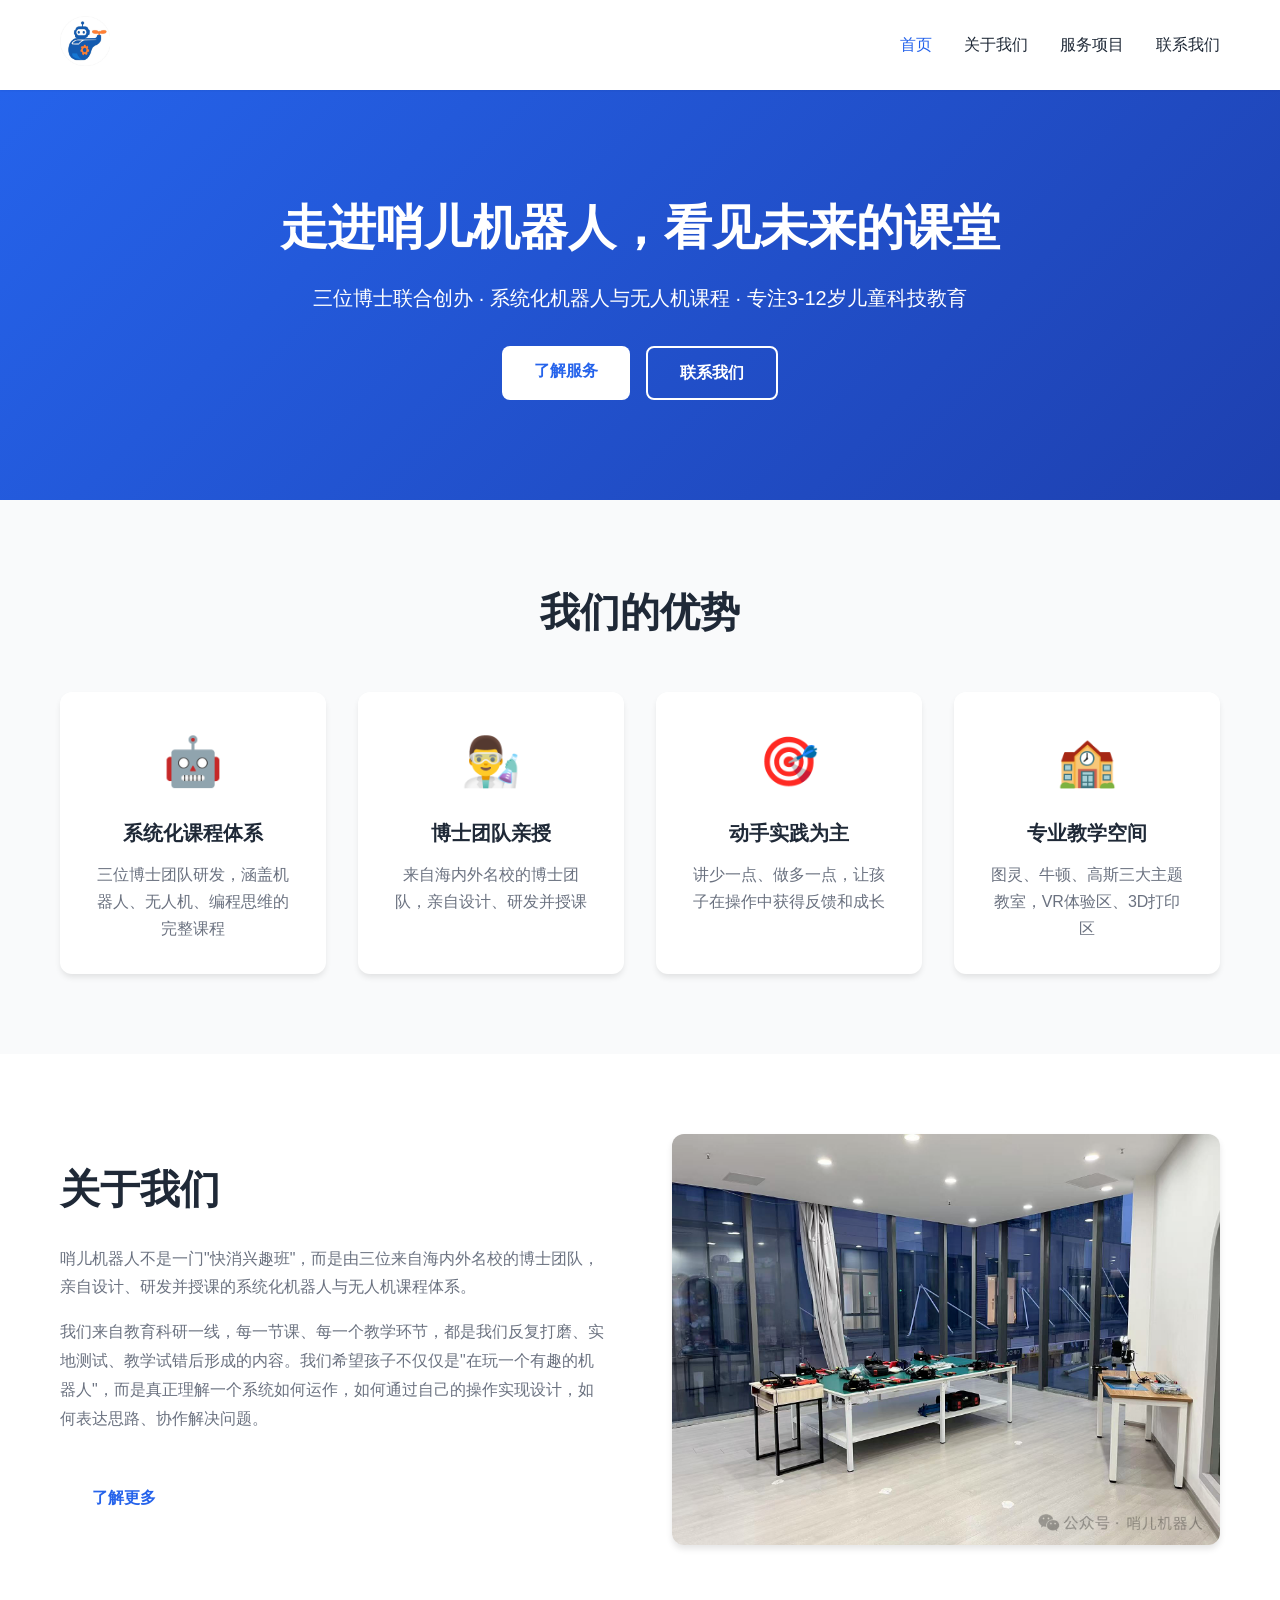
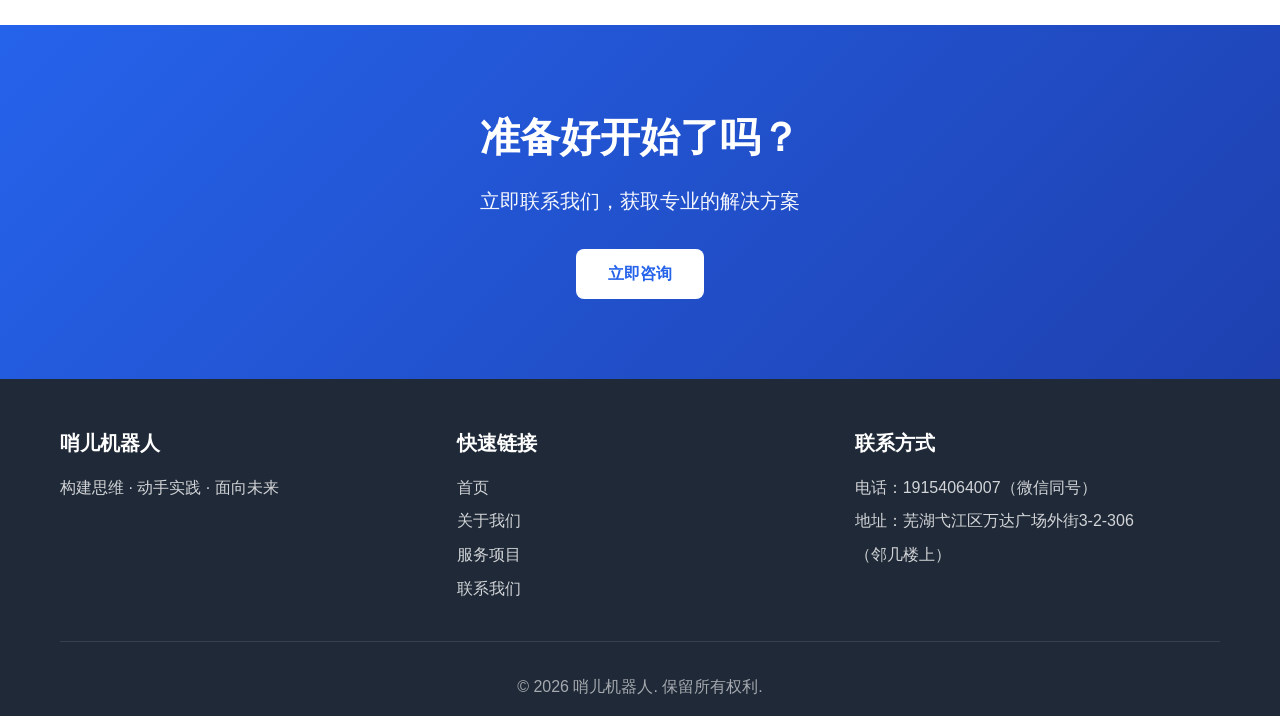
<file: index.html>
<!DOCTYPE html>
<html lang="zh-CN">
<head>
    <meta charset="UTF-8">
    <meta name="viewport" content="width=device-width, initial-scale=1.0">
    <meta name="description" content="哨儿机器人 - 三位博士联合创办的少儿机器人与无人机教育机构">
    <title>哨儿机器人 - 首页</title>
    <link rel="stylesheet" href="css/style.css">
</head>
<body>
    <!-- 导航栏 -->
    <nav class="navbar">
        <div class="container">
            <div class="nav-wrapper">
                <div class="logo">
                    <img src="images/公司商标/9d994484268a02ced69147f0cde65d01.jpg" alt="哨儿机器人" style="height: 50px;">
                </div>
                <ul class="nav-menu">
                    <li><a href="index.html" class="active">首页</a></li>
                    <li><a href="about.html">关于我们</a></li>
                    <li><a href="services.html">服务项目</a></li>
                    <li><a href="contact.html">联系我们</a></li>
                </ul>
                <div class="hamburger">
                    <span></span>
                    <span></span>
                    <span></span>
                </div>
            </div>
        </div>
    </nav>

    <!-- 主横幅 -->
    <section class="hero">
        <div class="container">
            <div class="hero-content">
                <h1 class="hero-title">走进哨儿机器人，看见未来的课堂</h1>
                <p class="hero-subtitle">三位博士联合创办 · 系统化机器人与无人机课程 · 专注3-12岁儿童科技教育</p>
                <div class="hero-buttons">
                    <a href="services.html" class="btn btn-primary">了解服务</a>
                    <a href="contact.html" class="btn btn-secondary">联系我们</a>
                </div>
            </div>
        </div>
    </section>

    <!-- 特色服务 -->
    <section class="features">
        <div class="container">
            <h2 class="section-title">我们的优势</h2>
            <div class="features-grid">
                <div class="feature-card">
                    <div class="feature-icon">🤖</div>
                    <h3>系统化课程体系</h3>
                    <p>三位博士团队研发，涵盖机器人、无人机、编程思维的完整课程</p>
                </div>
                <div class="feature-card">
                    <div class="feature-icon">👨‍🔬</div>
                    <h3>博士团队亲授</h3>
                    <p>来自海内外名校的博士团队，亲自设计、研发并授课</p>
                </div>
                <div class="feature-card">
                    <div class="feature-icon">🎯</div>
                    <h3>动手实践为主</h3>
                    <p>讲少一点、做多一点，让孩子在操作中获得反馈和成长</p>
                </div>
                <div class="feature-card">
                    <div class="feature-icon">🏫</div>
                    <h3>专业教学空间</h3>
                    <p>图灵、牛顿、高斯三大主题教室，VR体验区、3D打印区</p>
                </div>
            </div>
        </div>
    </section>

    <!-- 关于我们简介 -->
    <section class="about-preview">
        <div class="container">
            <div class="about-content">
                <div class="about-text">
                    <h2>关于我们</h2>
                    <p>哨儿机器人不是一门"快消兴趣班"，而是由三位来自海内外名校的博士团队，亲自设计、研发并授课的系统化机器人与无人机课程体系。</p>
                    <p>我们来自教育科研一线，每一节课、每一个教学环节，都是我们反复打磨、实地测试、教学试错后形成的内容。我们希望孩子不仅仅是"在玩一个有趣的机器人"，而是真正理解一个系统如何运作，如何通过自己的操作实现设计，如何表达思路、协作解决问题。</p>
                    <a href="about.html" class="btn btn-primary">了解更多</a>
                </div>
                <div class="about-image">
                    <img src="images/教室图片/22d87b2c1b55196e0323ba0474bdba1c.png" alt="哨儿机器人教室" style="width: 100%; border-radius: 12px; box-shadow: 0 4px 6px rgba(0,0,0,0.1);">
                </div>
            </div>
        </div>
    </section>

    <!-- 联系CTA -->
    <section class="cta">
        <div class="container">
            <h2>准备好开始了吗？</h2>
            <p>立即联系我们，获取专业的解决方案</p>
            <a href="contact.html" class="btn btn-light">立即咨询</a>
        </div>
    </section>

    <!-- 页脚 -->
    <footer class="footer">
        <div class="container">
            <div class="footer-content">
                <div class="footer-section">
                    <h3>哨儿机器人</h3>
                    <p>构建思维 · 动手实践 · 面向未来</p>
                </div>
                <div class="footer-section">
                    <h3>快速链接</h3>
                    <ul>
                        <li><a href="index.html">首页</a></li>
                        <li><a href="about.html">关于我们</a></li>
                        <li><a href="services.html">服务项目</a></li>
                        <li><a href="contact.html">联系我们</a></li>
                    </ul>
                </div>
                <div class="footer-section">
                    <h3>联系方式</h3>
                    <p>电话：19154064007（微信同号）</p>
                    <p>地址：芜湖弋江区万达广场外街3-2-306</p>
                    <p>（邻几楼上）</p>
                </div>
            </div>
            <div class="footer-bottom">
                <p>&copy; 2026 哨儿机器人. 保留所有权利.</p>
            </div>
        </div>
    </footer>

    <script src="js/main.js"></script>
</body>
</html>
</file>
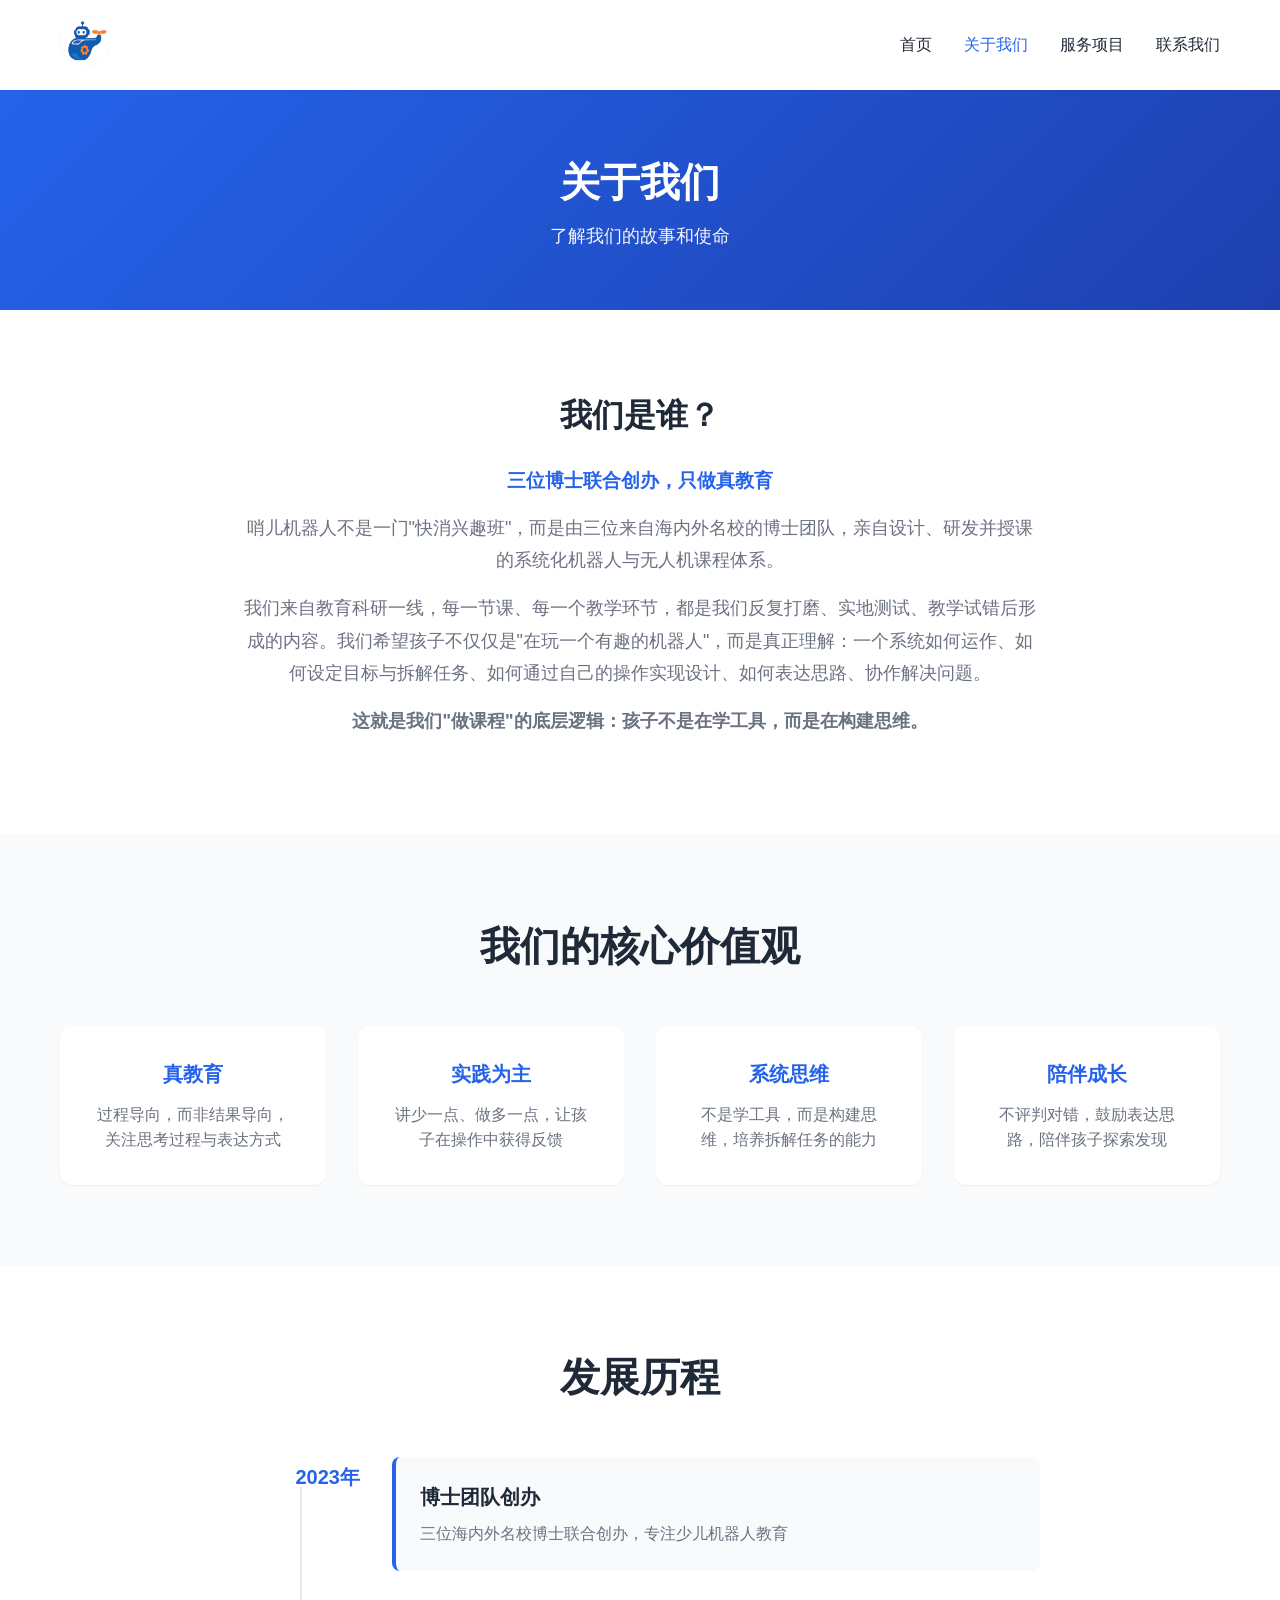
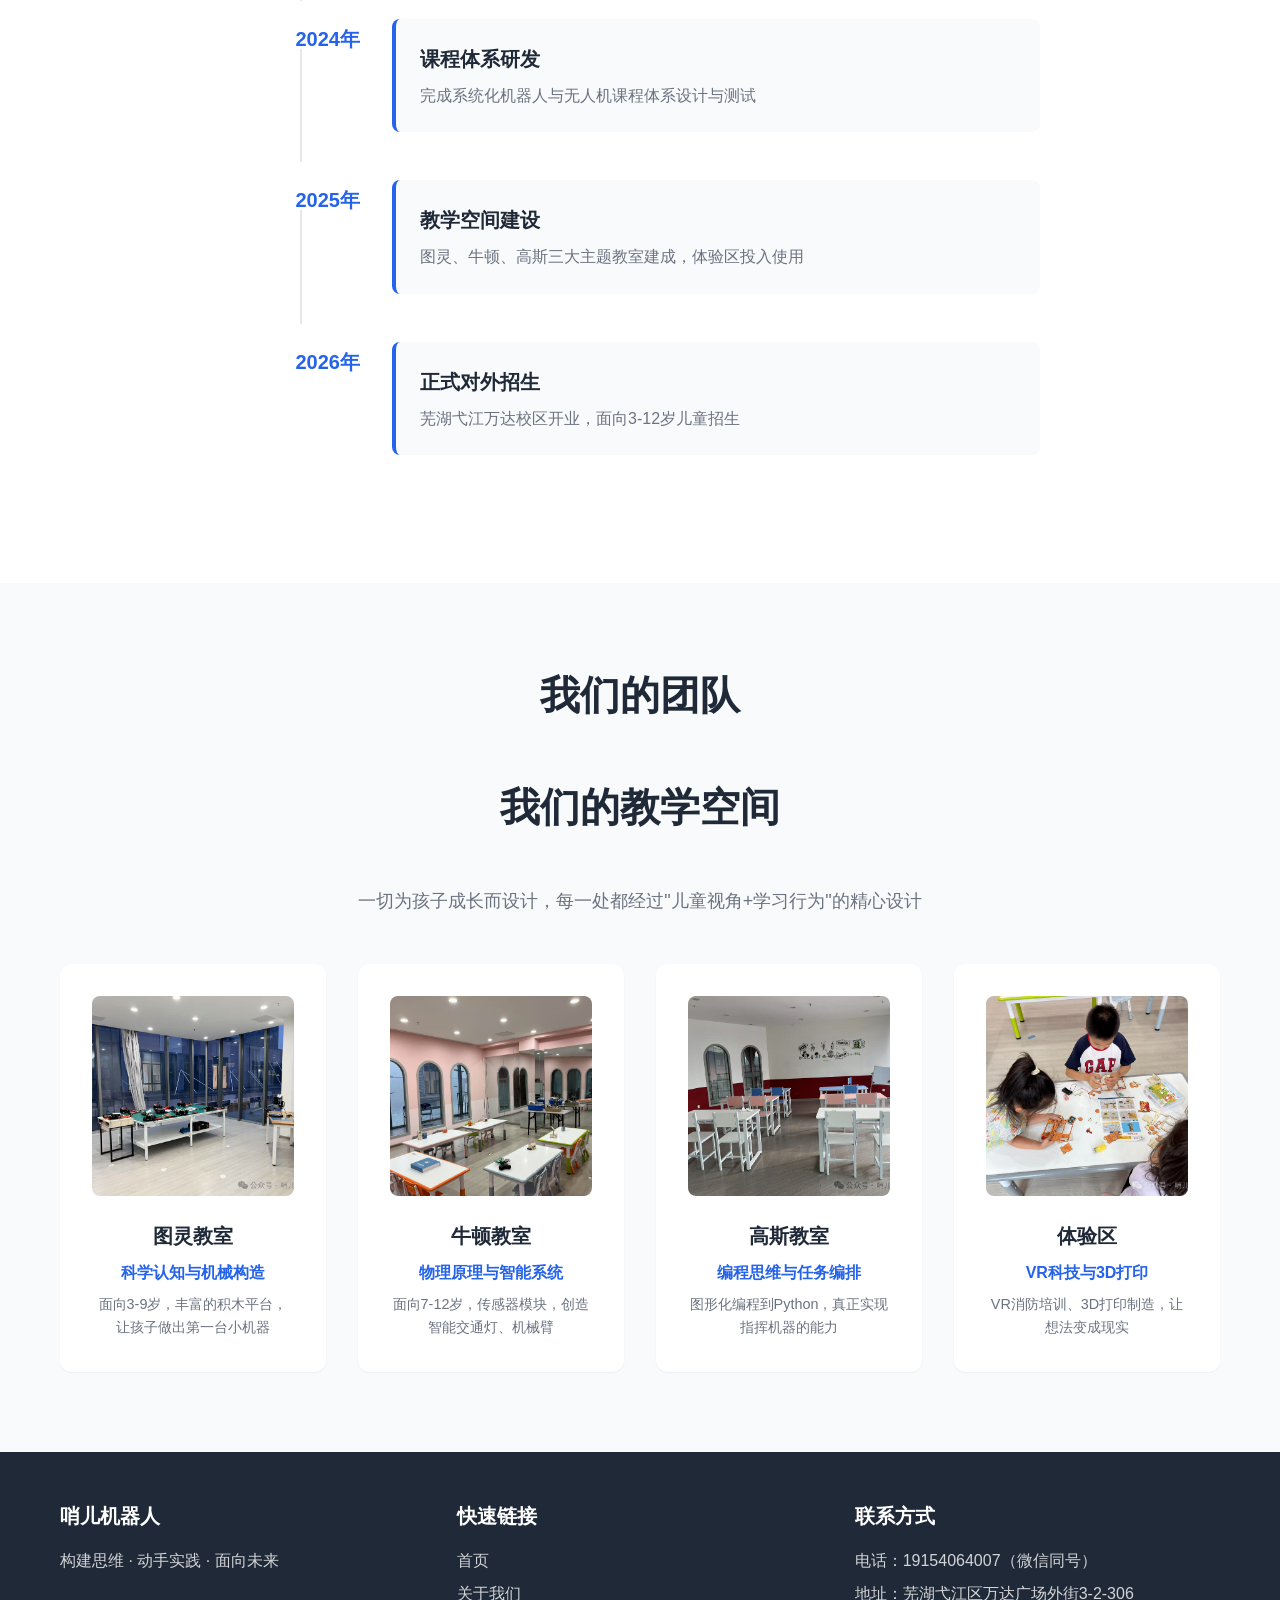
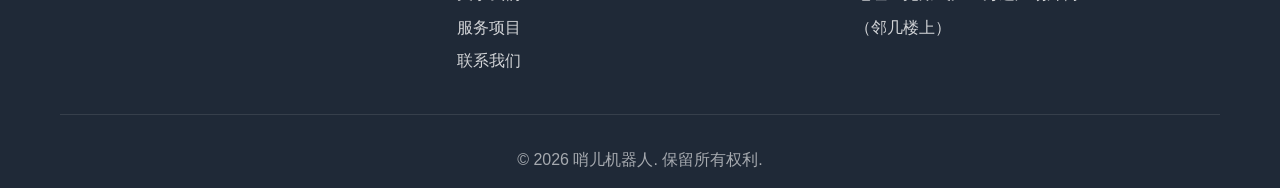
<file: about.html>
<!DOCTYPE html>
<html lang="zh-CN">
<head>
    <meta charset="UTF-8">
    <meta name="viewport" content="width=device-width, initial-scale=1.0">
    <meta name="description" content="了解我们的公司历史、团队和使命">
    <title>关于我们 - 哨儿机器人</title>
    <link rel="stylesheet" href="css/style.css">
</head>
<body>
    <!-- 导航栏 -->
    <nav class="navbar">
        <div class="container">
            <div class="nav-wrapper">
                <div class="logo">
                    <img src="images/公司商标/9d994484268a02ced69147f0cde65d01.jpg" alt="哨儿机器人" style="height: 50px;">
                </div>
                <ul class="nav-menu">
                    <li><a href="index.html">首页</a></li>
                    <li><a href="about.html" class="active">关于我们</a></li>
                    <li><a href="services.html">服务项目</a></li>
                    <li><a href="contact.html">联系我们</a></li>
                </ul>
                <div class="hamburger">
                    <span></span>
                    <span></span>
                    <span></span>
                </div>
            </div>
        </div>
    </nav>

    <!-- 页面标题 -->
    <section class="page-header">
        <div class="container">
            <h1>关于我们</h1>
            <p>了解我们的故事和使命</p>
        </div>
    </section>

    <!-- 公司介绍 -->
    <section class="company-intro">
        <div class="container">
            <div class="intro-content">
                <h2>我们是谁？</h2>
                <h3 style="color: #2563eb; margin-bottom: 1rem;">三位博士联合创办，只做真教育</h3>
                <p>哨儿机器人不是一门"快消兴趣班"，而是由三位来自海内外名校的博士团队，亲自设计、研发并授课的系统化机器人与无人机课程体系。</p>
                <p>我们来自教育科研一线，每一节课、每一个教学环节，都是我们反复打磨、实地测试、教学试错后形成的内容。我们希望孩子不仅仅是"在玩一个有趣的机器人"，而是真正理解：一个系统如何运作、如何设定目标与拆解任务、如何通过自己的操作实现设计、如何表达思路、协作解决问题。</p>
                <p><strong>这就是我们"做课程"的底层逻辑：孩子不是在学工具，而是在构建思维。</strong></p>
            </div>
        </div>
    </section>

    <!-- 核心价值观 -->
    <section class="values">
        <div class="container">
            <h2 class="section-title">我们的核心价值观</h2>
            <div class="values-grid">
                <div class="value-item">
                    <h3>真教育</h3>
                    <p>过程导向，而非结果导向，关注思考过程与表达方式</p>
                </div>
                <div class="value-item">
                    <h3>实践为主</h3>
                    <p>讲少一点、做多一点，让孩子在操作中获得反馈</p>
                </div>
                <div class="value-item">
                    <h3>系统思维</h3>
                    <p>不是学工具，而是构建思维，培养拆解任务的能力</p>
                </div>
                <div class="value-item">
                    <h3>陪伴成长</h3>
                    <p>不评判对错，鼓励表达思路，陪伴孩子探索发现</p>
                </div>
            </div>
        </div>
    </section>

    <!-- 发展历程 -->
    <section class="timeline">
        <div class="container">
            <h2 class="section-title">发展历程</h2>
            <div class="timeline-container">
                <div class="timeline-item">
                    <div class="timeline-year">2023年</div>
                    <div class="timeline-content">
                        <h3>博士团队创办</h3>
                        <p>三位海内外名校博士联合创办，专注少儿机器人教育</p>
                    </div>
                </div>
                <div class="timeline-item">
                    <div class="timeline-year">2024年</div>
                    <div class="timeline-content">
                        <h3>课程体系研发</h3>
                        <p>完成系统化机器人与无人机课程体系设计与测试</p>
                    </div>
                </div>
                <div class="timeline-item">
                    <div class="timeline-year">2025年</div>
                    <div class="timeline-content">
                        <h3>教学空间建设</h3>
                        <p>图灵、牛顿、高斯三大主题教室建成，体验区投入使用</p>
                    </div>
                </div>
                <div class="timeline-item">
                    <div class="timeline-year">2026年</div>
                    <div class="timeline-content">
                        <h3>正式对外招生</h3>
                        <p>芜湖弋江万达校区开业，面向3-12岁儿童招生</p>
                    </div>
                </div>
            </div>
        </div>
    </section>

    <!-- 团队介绍 -->
    <section class="team">
        <div class="container">
            <h2 class="section-title">我们的团队</h2>
            <h2 class="section-title">我们的教学空间</h2>
            <p class="team-intro">一切为孩子成长而设计，每一处都经过"儿童视角+学习行为"的精心设计</p>
            <div class="team-grid">
                <div class="team-member">
                    <img src="images/教室图片/22d87b2c1b55196e0323ba0474bdba1c.png" alt="图灵教室" style="width: 100%; height: 200px; object-fit: cover; border-radius: 8px; margin-bottom: 1rem;">
                    <h3>图灵教室</h3>
                    <p class="member-role">科学认知与机械构造</p>
                    <p class="member-desc">面向3-9岁，丰富的积木平台，让孩子做出第一台小机器</p>
                </div>
                <div class="team-member">
                    <img src="images/教室图片/29bf1842b5469475b2f254185d535c04.png" alt="牛顿教室" style="width: 100%; height: 200px; object-fit: cover; border-radius: 8px; margin-bottom: 1rem;">
                    <h3>牛顿教室</h3>
                    <p class="member-role">物理原理与智能系统</p>
                    <p class="member-desc">面向7-12岁，传感器模块，创造智能交通灯、机械臂</p>
                </div>
                <div class="team-member">
                    <img src="images/教室图片/c90a0c3a5eee63cc1b04838f159700b7.png" alt="高斯教室" style="width: 100%; height: 200px; object-fit: cover; border-radius: 8px; margin-bottom: 1rem;">
                    <h3>高斯教室</h3>
                    <p class="member-role">编程思维与任务编排</p>
                    <p class="member-desc">图形化编程到Python，真正实现指挥机器的能力</p>
                </div>
                <div class="team-member">
                    <img src="images/上课图片/07a75d0016c7785d74993c6af24a3fd1.png" alt="体验区" style="width: 100%; height: 200px; object-fit: cover; border-radius: 8px; margin-bottom: 1rem;">
                    <h3>体验区</h3>
                    <p class="member-role">VR科技与3D打印</p>
                    <p class="member-desc">VR消防培训、3D打印制造，让想法变成现实</p>
                </div>
            </div>
        </div>
    </section>

    <!-- 页脚 -->
    <footer class="footer">
        <div class="container">
            <div class="footer-content">
                <div class="footer-section">
                    <h3>哨儿机器人</h3>
                    <p>构建思维 · 动手实践 · 面向未来</p>
                </div>
                <div class="footer-section">
                    <h3>快速链接</h3>
                    <ul>
                        <li><a href="index.html">首页</a></li>
                        <li><a href="about.html">关于我们</a></li>
                        <li><a href="services.html">服务项目</a></li>
                        <li><a href="contact.html">联系我们</a></li>
                    </ul>
                </div>
                <div class="footer-section">
                    <h3>联系方式</h3>
                    <p>电话：19154064007（微信同号）</p>
                    <p>地址：芜湖弋江区万达广场外街3-2-306</p>
                    <p>（邻几楼上）</p>
                </div>
            </div>
            <div class="footer-bottom">
                <p>&copy; 2026 哨儿机器人. 保留所有权利.</p>
            </div>
        </div>
    </footer>

    <script src="js/main.js"></script>
</body>
</html>
</file>
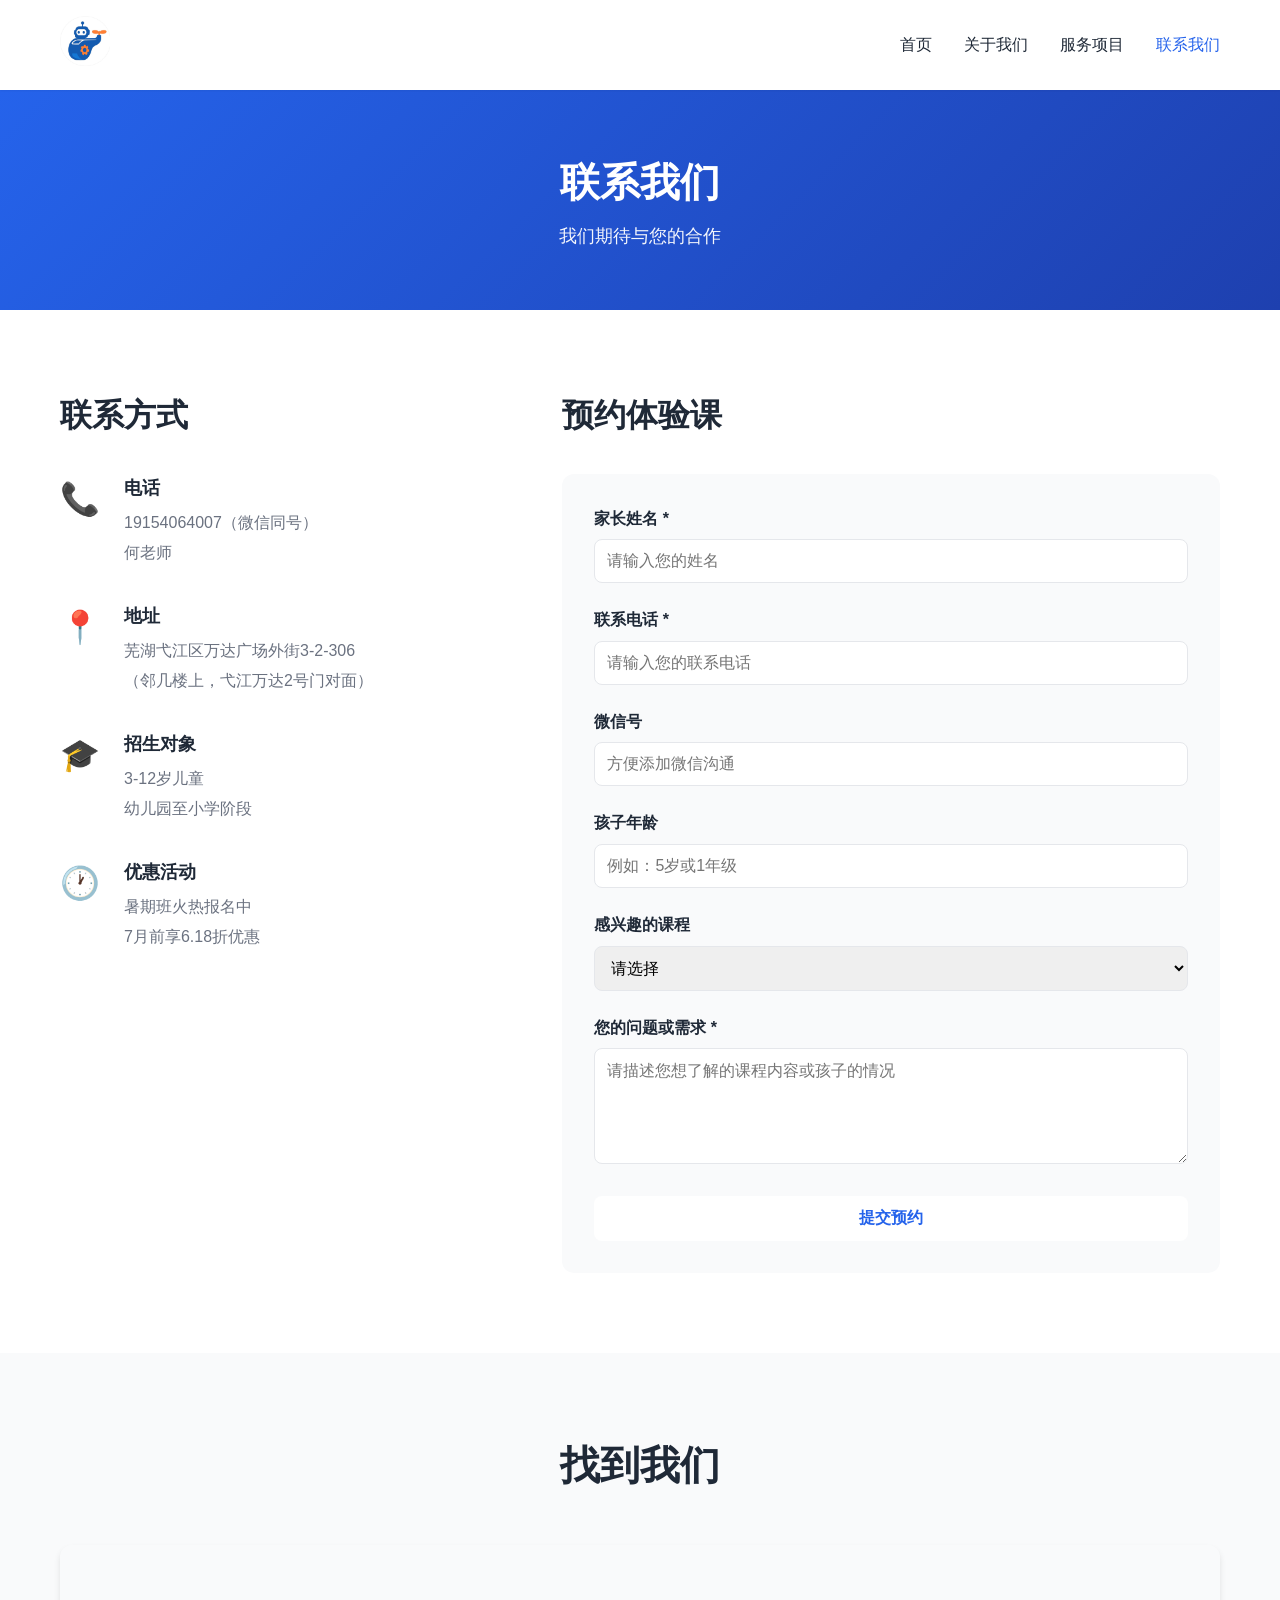
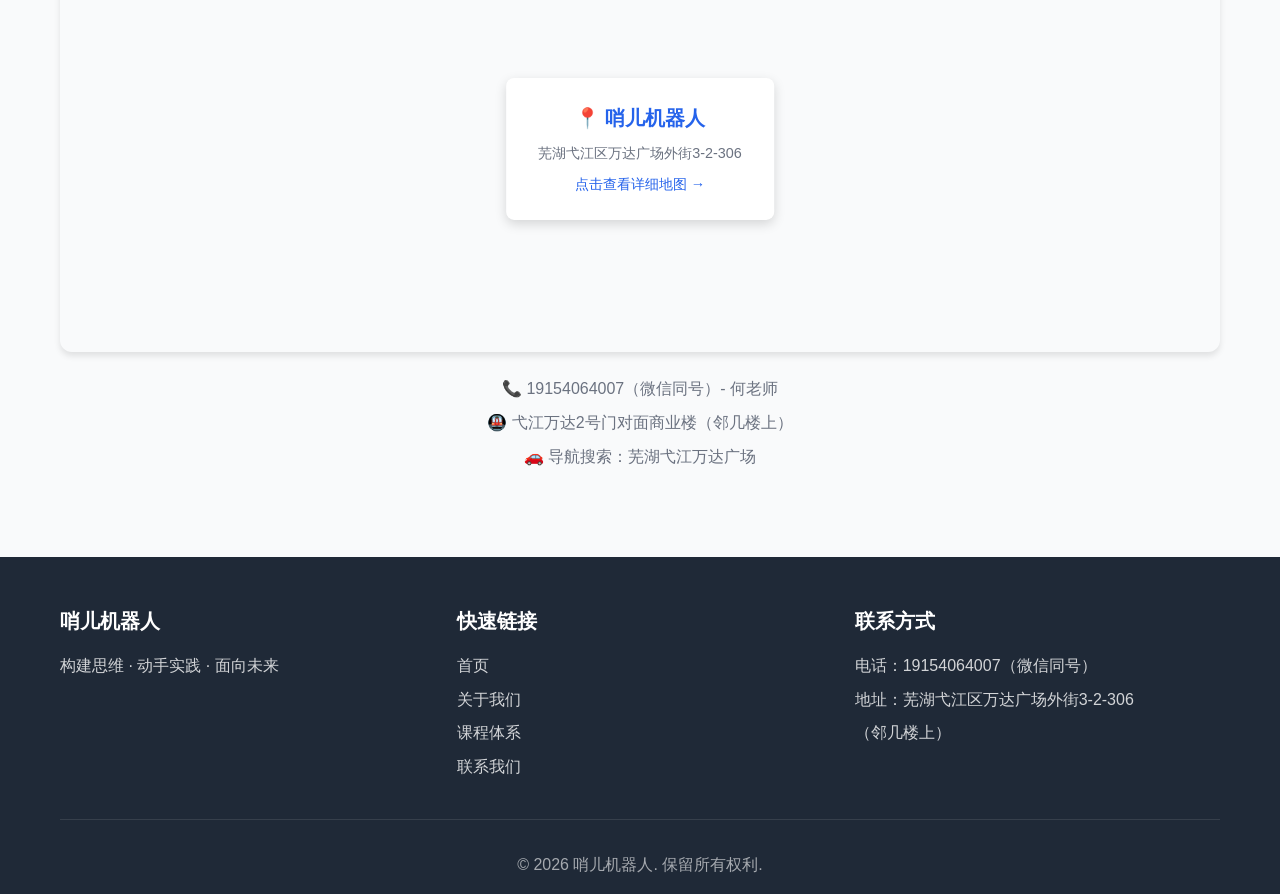
<file: contact.html>
<!DOCTYPE html>
<html lang="zh-CN">
<head>
    <meta charset="UTF-8">
    <meta name="viewport" content="width=device-width, initial-scale=1.0">
    <meta name="description" content="联系我们获取专业服务">
    <title>联系我们 - 哨儿机器人</title>
    <link rel="stylesheet" href="css/style.css">
</head>
<body>
    <!-- 导航栏 -->
    <nav class="navbar">
        <div class="container">
            <div class="nav-wrapper">
                <div class="logo">
                    <img src="images/公司商标/9d994484268a02ced69147f0cde65d01.jpg" alt="哨儿机器人" style="height: 50px;">
                </div>
                <ul class="nav-menu">
                    <li><a href="index.html">首页</a></li>
                    <li><a href="about.html">关于我们</a></li>
                    <li><a href="services.html">服务项目</a></li>
                    <li><a href="contact.html" class="active">联系我们</a></li>
                </ul>
                <div class="hamburger">
                    <span></span>
                    <span></span>
                    <span></span>
                </div>
            </div>
        </div>
    </nav>

    <!-- 页面标题 -->
    <section class="page-header">
        <div class="container">
            <h1>联系我们</h1>
            <p>我们期待与您的合作</p>
        </div>
    </section>

    <!-- 联系信息和表单 -->
    <section class="contact-section">
        <div class="container">
            <div class="contact-wrapper">
                <!-- 联系信息 -->
                <div class="contact-info">
                    <h2>联系方式</h2>
                    <div class="info-item">
                        <div class="info-icon">📞</div>
                        <div class="info-content">
                            <h3>电话</h3>
                            <p>19154064007（微信同号）</p>
                            <p>何老师</p>
                        </div>
                    </div>
                    <div class="info-item">
                        <div class="info-icon">📍</div>
                        <div class="info-content">
                            <h3>地址</h3>
                            <p>芜湖弋江区万达广场外街3-2-306</p>
                            <p>（邻几楼上，弋江万达2号门对面）</p>
                        </div>
                    </div>
                    <div class="info-item">
                        <div class="info-icon">🎓</div>
                        <div class="info-content">
                            <h3>招生对象</h3>
                            <p>3-12岁儿童</p>
                            <p>幼儿园至小学阶段</p>
                        </div>
                    </div>
                    <div class="info-item">
                        <div class="info-icon">🕐</div>
                        <div class="info-content">
                            <h3>优惠活动</h3>
                            <p>暑期班火热报名中</p>
                            <p>7月前享6.18折优惠</p>
                        </div>
                    </div>
                </div>

                <!-- 联系表单 -->
                <div class="contact-form-wrapper">
                    <h2>预约体验课</h2>
                    <form class="contact-form" id="contactForm" action="https://formspree.io/f/xwpkrkbl" method="POST">
                        <div class="form-group">
                            <label for="name">家长姓名 *</label>
                            <input type="text" id="name" name="name" required placeholder="请输入您的姓名">
                        </div>
                        <div class="form-group">
                            <label for="phone">联系电话 *</label>
                            <input type="tel" id="phone" name="phone" required placeholder="请输入您的联系电话">
                        </div>
                        <div class="form-group">
                            <label for="email">微信号</label>
                            <input type="text" id="email" name="email" placeholder="方便添加微信沟通">
                        </div>
                        <div class="form-group">
                            <label for="company">孩子年龄</label>
                            <input type="text" id="company" name="company" placeholder="例如：5岁或1年级">
                        </div>
                        <div class="form-group">
                            <label for="service">感兴趣的课程</label>
                            <select id="service" name="service">
                                <option value="">请选择</option>
                                <option value="kindergarten">幼儿园科学启蒙（3-7岁）</option>
                                <option value="grade12">1-2年级工程制造（6-7岁）</option>
                                <option value="grade23">2-3年级科学创造（7-8岁）</option>
                                <option value="grade45">4-5年级智能工程（8岁以上）</option>
                                <option value="drone">无人机课程</option>
                                <option value="other">其他</option>
                            </select>
                        </div>
                        <div class="form-group">
                            <label for="message">您的问题或需求 *</label>
                            <textarea id="message" name="message" rows="5" required placeholder="请描述您想了解的课程内容或孩子的情况"></textarea>
                        </div>
                        <button type="submit" class="btn btn-primary">提交预约</button>
                    </form>
                </div>
            </div>
        </div>
    </section>

    <!-- 地图区域 -->
    <section class="map-section">
        <div class="container">
            <h2 class="section-title">找到我们</h2>
            <div style="position: relative; border-radius: 12px; overflow: hidden; box-shadow: 0 4px 6px rgba(0,0,0,0.1);">
                <a href="https://map.baidu.com/search/芜湖弋江万达广场外街3-2-306/@13192782.015,3674076.3,19z?querytype=s&da_src=shareurl&wd=芜湖弋江万达广场外街3-2-306&c=127&src=0&pn=0&sug=0&l=12&b=(13145126,3660358;13240438,3687794)&from=webmap&biz_forward={"scaler":1,"styles":"pl"}&sug_forward=&device_ratio=1" target="_blank" style="display: block;">
                    <iframe
                        src="https://map.baidu.com/?newmap=1&ie=utf-8&s=s%26wd%3D芜湖弋江万达广场"
                        width="100%"
                        height="400"
                        frameborder="0"
                        style="border: none;">
                    </iframe>
                    <div style="position: absolute; top: 50%; left: 50%; transform: translate(-50%, -50%); background: white; padding: 1.5rem 2rem; border-radius: 8px; box-shadow: 0 4px 12px rgba(0,0,0,0.15); text-align: center; pointer-events: none;">
                        <h3 style="margin: 0 0 0.5rem 0; font-size: 1.25rem; color: #2563eb;">📍 哨儿机器人</h3>
                        <p style="margin: 0; color: #6b7280; font-size: 0.9rem;">芜湖弋江区万达广场外街3-2-306</p>
                        <p style="margin: 0.5rem 0 0 0; color: #2563eb; font-size: 0.9rem; font-weight: 500;">点击查看详细地图 →</p>
                    </div>
                </a>
            </div>
            <div style="margin-top: 1.5rem; text-align: center; color: #6b7280;">
                <p style="margin: 0.5rem 0;">📞 19154064007（微信同号）- 何老师</p>
                <p style="margin: 0.5rem 0;">🚇 弋江万达2号门对面商业楼（邻几楼上）</p>
                <p style="margin: 0.5rem 0;">🚗 导航搜索：芜湖弋江万达广场</p>
            </div>
        </div>
    </section>

    <script type="text/javascript">
        // 移除百度地图JS，改用iframe嵌入
    </script>

    <!-- 页脚 -->
    <footer class="footer">
        <div class="container">
            <div class="footer-content">
                <div class="footer-section">
                    <h3>哨儿机器人</h3>
                    <p>构建思维 · 动手实践 · 面向未来</p>
                </div>
                <div class="footer-section">
                    <h3>快速链接</h3>
                    <ul>
                        <li><a href="index.html">首页</a></li>
                        <li><a href="about.html">关于我们</a></li>
                        <li><a href="services.html">课程体系</a></li>
                        <li><a href="contact.html">联系我们</a></li>
                    </ul>
                </div>
                <div class="footer-section">
                    <h3>联系方式</h3>
                    <p>电话：19154064007（微信同号）</p>
                    <p>地址：芜湖弋江区万达广场外街3-2-306</p>
                    <p>（邻几楼上）</p>
                </div>
            </div>
            <div class="footer-bottom">
                <p>&copy; 2026 哨儿机器人. 保留所有权利.</p>
            </div>
        </div>
    </footer>

    <script src="js/main.js"></script>
</body>
</html>
</file>
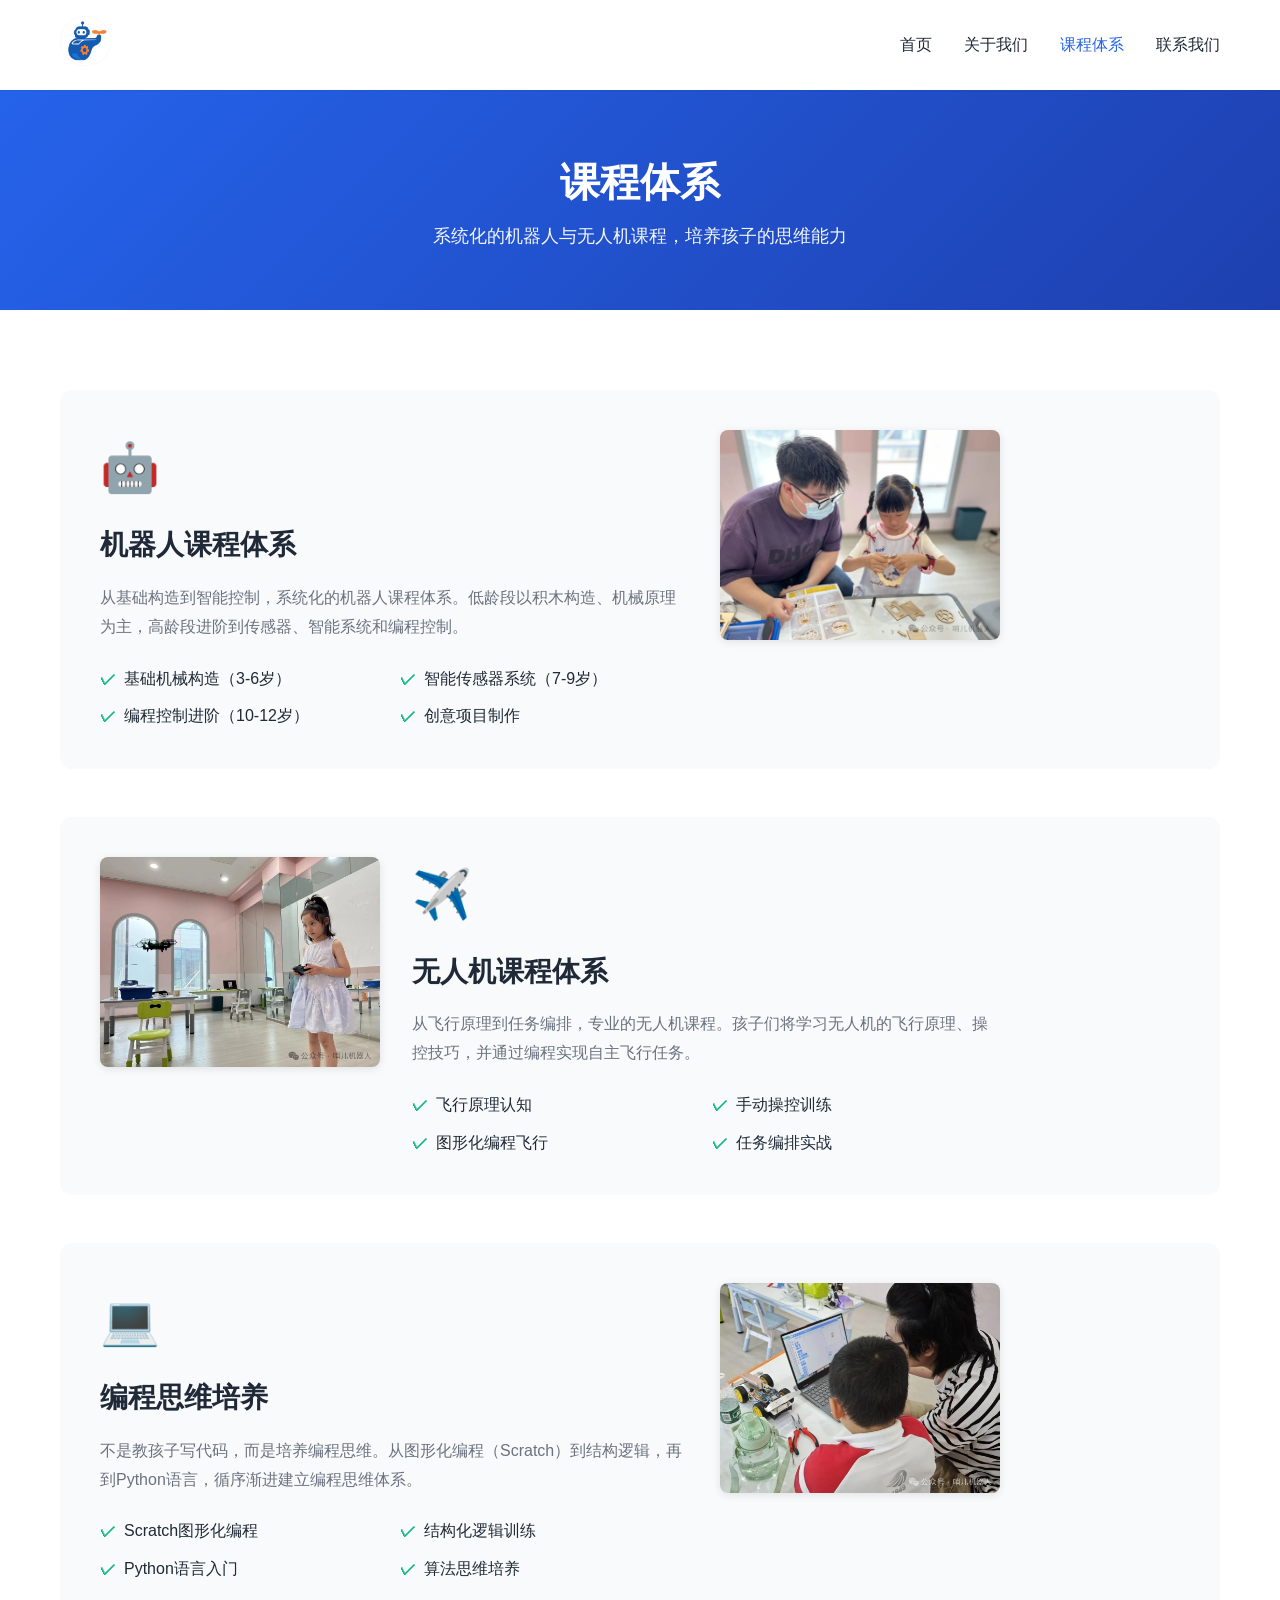
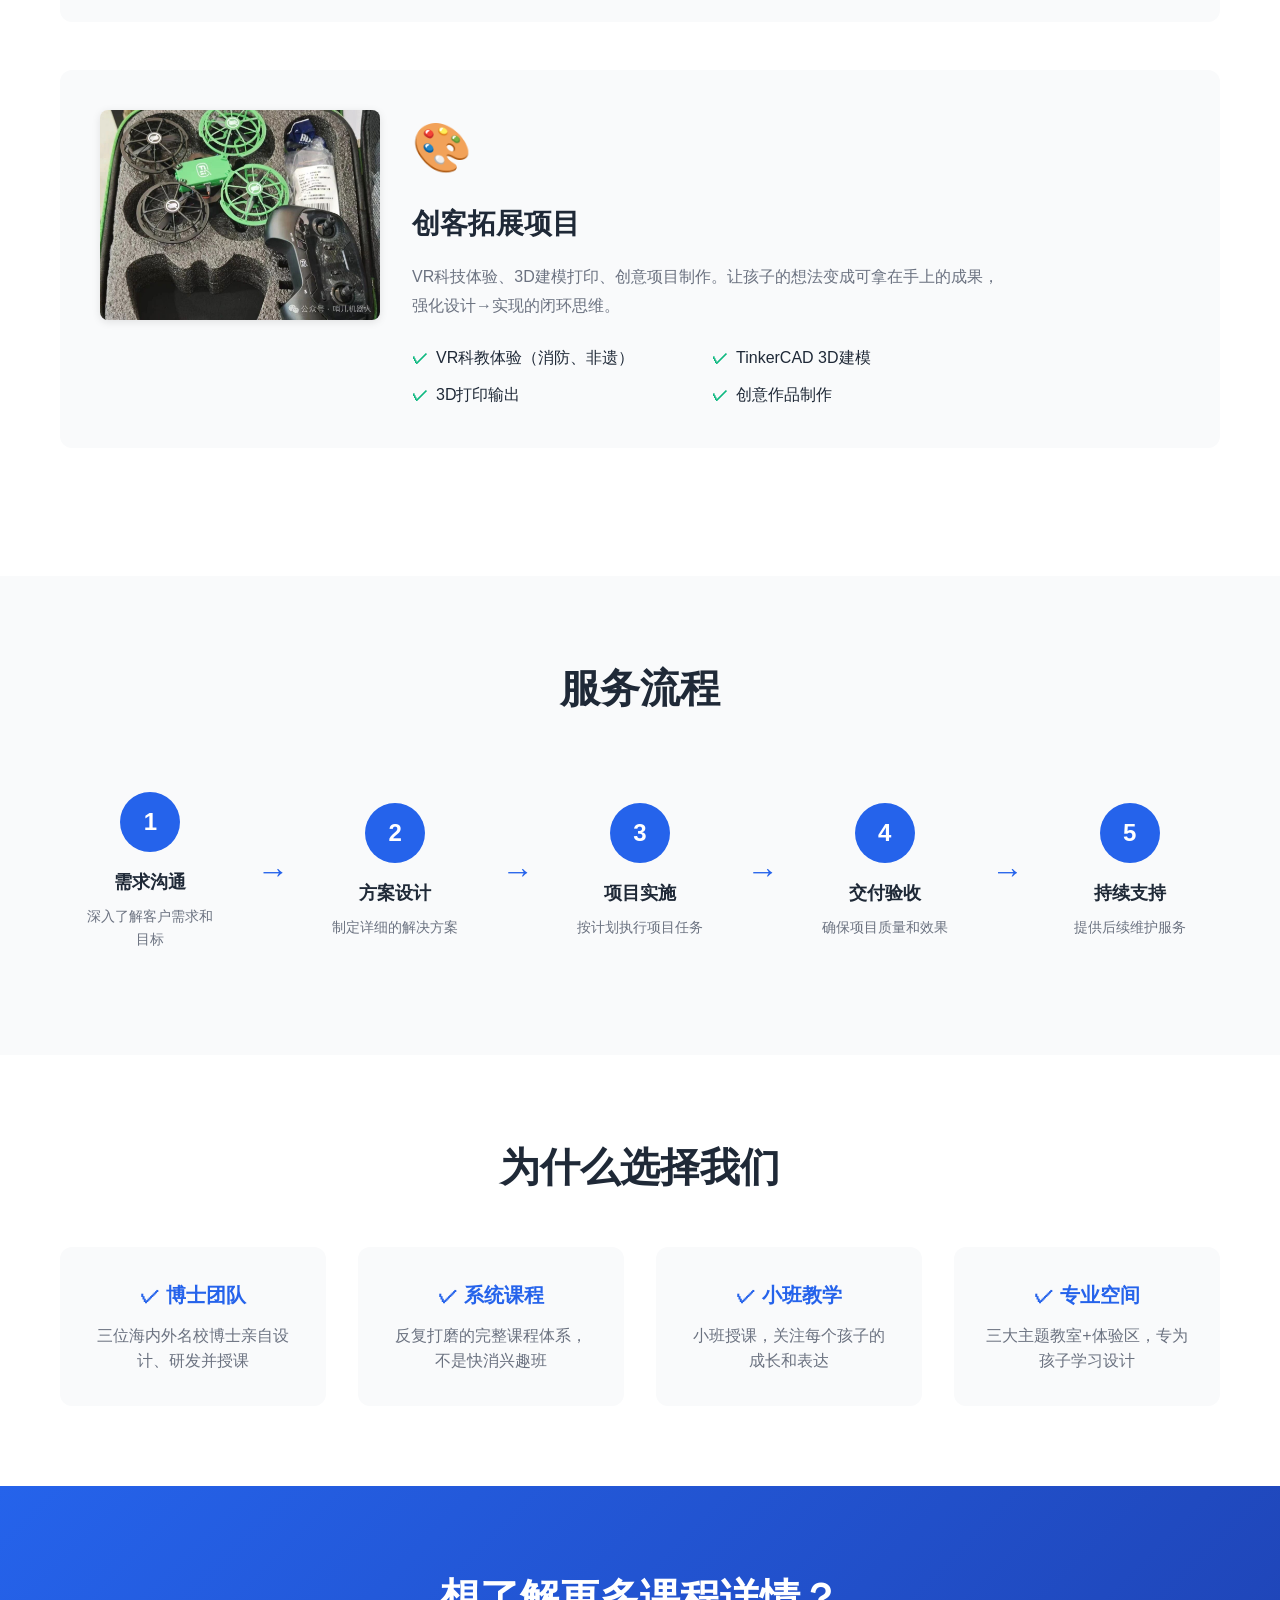
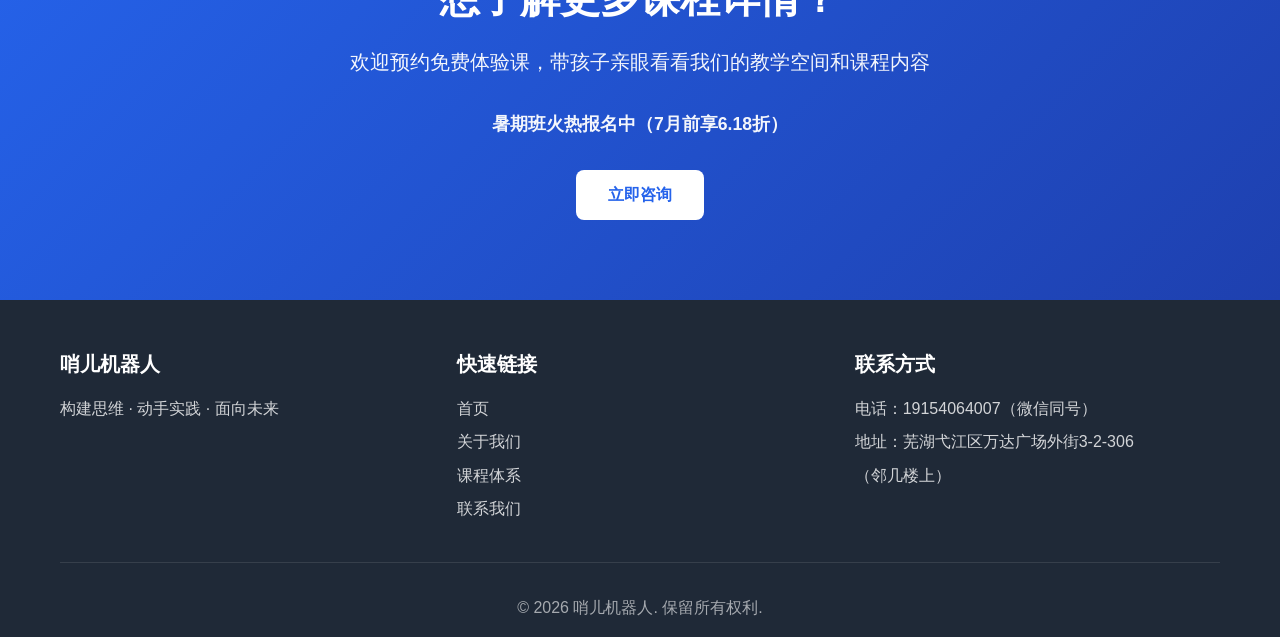
<file: services.html>
<!DOCTYPE html>
<html lang="zh-CN">
<head>
    <meta charset="UTF-8">
    <meta name="viewport" content="width=device-width, initial-scale=1.0">
    <meta name="description" content="了解我们提供的各项专业服务">
    <title>课程体系 - 哨儿机器人</title>
    <link rel="stylesheet" href="css/style.css">
</head>
<body>
    <!-- 导航栏 -->
    <nav class="navbar">
        <div class="container">
            <div class="nav-wrapper">
                <div class="logo">
                    <img src="images/公司商标/9d994484268a02ced69147f0cde65d01.jpg" alt="哨儿机器人" style="height: 50px;">
                </div>
                <ul class="nav-menu">
                    <li><a href="index.html">首页</a></li>
                    <li><a href="about.html">关于我们</a></li>
                    <li><a href="services.html" class="active">课程体系</a></li>
                    <li><a href="contact.html">联系我们</a></li>
                </ul>
                <div class="hamburger">
                    <span></span>
                    <span></span>
                    <span></span>
                </div>
            </div>
        </div>
    </nav>

    <!-- 页面标题 -->
    <section class="page-header">
        <div class="container">
            <h1>课程体系</h1>
            <p>系统化的机器人与无人机课程，培养孩子的思维能力</p>
        </div>
    </section>

    <!-- 服务列表 -->
    <section class="services-list">
        <div class="container">
            <div class="service-item">
                <div class="service-content">
                    <div style="display: flex; align-items: flex-start; gap: 2rem;">
                        <div style="flex: 1;">
                            <div class="service-icon">🤖</div>
                            <h3>机器人课程体系</h3>
                            <p>从基础构造到智能控制，系统化的机器人课程体系。低龄段以积木构造、机械原理为主，高龄段进阶到传感器、智能系统和编程控制。</p>
                            <ul class="service-features">
                                <li>基础机械构造（3-6岁）</li>
                                <li>智能传感器系统（7-9岁）</li>
                                <li>编程控制进阶（10-12岁）</li>
                                <li>创意项目制作</li>
                            </ul>
                        </div>
                        <img src="images/上课图片/c4fc3756ee48e4d33028a125c725450f.jpg" alt="机器人课程" style="width: 280px; border-radius: 8px; box-shadow: 0 2px 8px rgba(0,0,0,0.1);">
                    </div>
                </div>
            </div>

            <div class="service-item">
                <div class="service-content">
                    <div style="display: flex; align-items: flex-start; gap: 2rem;">
                        <img src="images/上课图片/984a376d0b1d51eb57af25a014a1abda.jpg" alt="无人机课程" style="width: 280px; border-radius: 8px; box-shadow: 0 2px 8px rgba(0,0,0,0.1);">
                        <div style="flex: 1;">
                            <div class="service-icon">✈️</div>
                            <h3>无人机课程体系</h3>
                            <p>从飞行原理到任务编排，专业的无人机课程。孩子们将学习无人机的飞行原理、操控技巧，并通过编程实现自主飞行任务。</p>
                            <ul class="service-features">
                                <li>飞行原理认知</li>
                                <li>手动操控训练</li>
                                <li>图形化编程飞行</li>
                                <li>任务编排实战</li>
                            </ul>
                        </div>
                    </div>
                </div>
            </div>

            <div class="service-item">
                <div class="service-content">
                    <div style="display: flex; align-items: flex-start; gap: 2rem;">
                        <div style="flex: 1;">
                            <div class="service-icon">💻</div>
                            <h3>编程思维培养</h3>
                            <p>不是教孩子写代码，而是培养编程思维。从图形化编程（Scratch）到结构逻辑，再到Python语言，循序渐进建立编程思维体系。</p>
                            <ul class="service-features">
                                <li>Scratch图形化编程</li>
                                <li>结构化逻辑训练</li>
                                <li>Python语言入门</li>
                                <li>算法思维培养</li>
                            </ul>
                        </div>
                        <img src="images/上课图片/a34fe96b99b0f7bea8e65b71f9294598.jpg" alt="编程课程" style="width: 280px; border-radius: 8px; box-shadow: 0 2px 8px rgba(0,0,0,0.1);">
                    </div>
                </div>
            </div>

            <div class="service-item">
                <div class="service-content">
                    <div style="display: flex; align-items: flex-start; gap: 2rem;">
                        <img src="images/上课图片/7bd54de6154cfa9afdfa170f683bc01a.jpg" alt="创客项目" style="width: 280px; border-radius: 8px; box-shadow: 0 2px 8px rgba(0,0,0,0.1);">
                        <div style="flex: 1;">
                            <div class="service-icon">🎨</div>
                            <h3>创客拓展项目</h3>
                            <p>VR科技体验、3D建模打印、创意项目制作。让孩子的想法变成可拿在手上的成果，强化设计→实现的闭环思维。</p>
                            <ul class="service-features">
                                <li>VR科教体验（消防、非遗）</li>
                                <li>TinkerCAD 3D建模</li>
                                <li>3D打印输出</li>
                                <li>创意作品制作</li>
                            </ul>
                        </div>
                    </div>
                </div>
            </div>
        </div>
    </section>

    <!-- 服务流程 -->
    <section class="process">
        <div class="container">
            <h2 class="section-title">服务流程</h2>
            <div class="process-steps">
                <div class="process-step">
                    <div class="step-number">1</div>
                    <h3>需求沟通</h3>
                    <p>深入了解客户需求和目标</p>
                </div>
                <div class="process-arrow">→</div>
                <div class="process-step">
                    <div class="step-number">2</div>
                    <h3>方案设计</h3>
                    <p>制定详细的解决方案</p>
                </div>
                <div class="process-arrow">→</div>
                <div class="process-step">
                    <div class="step-number">3</div>
                    <h3>项目实施</h3>
                    <p>按计划执行项目任务</p>
                </div>
                <div class="process-arrow">→</div>
                <div class="process-step">
                    <div class="step-number">4</div>
                    <h3>交付验收</h3>
                    <p>确保项目质量和效果</p>
                </div>
                <div class="process-arrow">→</div>
                <div class="process-step">
                    <div class="step-number">5</div>
                    <h3>持续支持</h3>
                    <p>提供后续维护服务</p>
                </div>
            </div>
        </div>
    </section>

    <!-- 为什么选择我们 -->
    <section class="why-choose">
        <div class="container">
            <h2 class="section-title">为什么选择我们</h2>
            <div class="reasons-grid">
                <div class="reason-item">
                    <h3>✓ 博士团队</h3>
                    <p>三位海内外名校博士亲自设计、研发并授课</p>
                </div>
                <div class="reason-item">
                    <h3>✓ 系统课程</h3>
                    <p>反复打磨的完整课程体系，不是快消兴趣班</p>
                </div>
                <div class="reason-item">
                    <h3>✓ 小班教学</h3>
                    <p>小班授课，关注每个孩子的成长和表达</p>
                </div>
                <div class="reason-item">
                    <h3>✓ 专业空间</h3>
                    <p>三大主题教室+体验区，专为孩子学习设计</p>
                </div>
            </div>
        </div>
    </section>

    <!-- 联系CTA -->
    <section class="cta">
        <div class="container">
            <h2>想了解更多课程详情？</h2>
            <p>欢迎预约免费体验课，带孩子亲眼看看我们的教学空间和课程内容</p>
            <p style="margin-top: 1rem; font-size: 1.1rem;"><strong>暑期班火热报名中（7月前享6.18折）</strong></p>
            <a href="contact.html" class="btn btn-light">立即咨询</a>
        </div>
    </section>

    <!-- 页脚 -->
    <footer class="footer">
        <div class="container">
            <div class="footer-content">
                <div class="footer-section">
                    <h3>哨儿机器人</h3>
                    <p>构建思维 · 动手实践 · 面向未来</p>
                </div>
                <div class="footer-section">
                    <h3>快速链接</h3>
                    <ul>
                        <li><a href="index.html">首页</a></li>
                        <li><a href="about.html">关于我们</a></li>
                        <li><a href="services.html">课程体系</a></li>
                        <li><a href="contact.html">联系我们</a></li>
                    </ul>
                </div>
                <div class="footer-section">
                    <h3>联系方式</h3>
                    <p>电话：19154064007（微信同号）</p>
                    <p>地址：芜湖弋江区万达广场外街3-2-306</p>
                    <p>（邻几楼上）</p>
                </div>
            </div>
            <div class="footer-bottom">
                <p>&copy; 2026 哨儿机器人. 保留所有权利.</p>
            </div>
        </div>
    </footer>

    <script src="js/main.js"></script>
</body>
</html>
</file>
<file: css/style.css>
/* 全局样式 */
* {
    margin: 0;
    padding: 0;
    box-sizing: border-box;
}

:root {
    --primary-color: #2563eb;
    --secondary-color: #1e40af;
    --accent-color: #3b82f6;
    --text-dark: #1f2937;
    --text-light: #6b7280;
    --bg-light: #f9fafb;
    --bg-white: #ffffff;
    --border-color: #e5e7eb;
    --success-color: #10b981;
    --shadow-sm: 0 1px 2px 0 rgba(0, 0, 0, 0.05);
    --shadow-md: 0 4px 6px -1px rgba(0, 0, 0, 0.1);
    --shadow-lg: 0 10px 15px -3px rgba(0, 0, 0, 0.1);
}

body {
    font-family: -apple-system, BlinkMacSystemFont, 'Segoe UI', 'PingFang SC', 'Hiragino Sans GB',
                 'Microsoft YaHei', 'Helvetica Neue', Helvetica, Arial, sans-serif;
    line-height: 1.6;
    color: var(--text-dark);
    background-color: var(--bg-white);
}

.container {
    max-width: 1200px;
    margin: 0 auto;
    padding: 0 20px;
}

/* 导航栏 */
.navbar {
    background-color: var(--bg-white);
    box-shadow: var(--shadow-sm);
    position: sticky;
    top: 0;
    z-index: 1000;
}

.nav-wrapper {
    display: flex;
    justify-content: space-between;
    align-items: center;
    padding: 1rem 0;
}

.logo h2 {
    color: var(--primary-color);
    font-size: 1.5rem;
    font-weight: 700;
}

.nav-menu {
    display: flex;
    list-style: none;
    gap: 2rem;
}

.nav-menu a {
    text-decoration: none;
    color: var(--text-dark);
    font-weight: 500;
    transition: color 0.3s ease;
    padding: 0.5rem 0;
}

.nav-menu a:hover,
.nav-menu a.active {
    color: var(--primary-color);
}

.hamburger {
    display: none;
    flex-direction: column;
    gap: 4px;
    cursor: pointer;
}

.hamburger span {
    display: block;
    width: 25px;
    height: 3px;
    background-color: var(--text-dark);
    transition: all 0.3s ease;
}

/* 主横幅 */
.hero {
    background: linear-gradient(135deg, var(--primary-color) 0%, var(--secondary-color) 100%);
    color: white;
    padding: 100px 0;
    text-align: center;
}

.hero-title {
    font-size: 3rem;
    font-weight: 700;
    margin-bottom: 1rem;
    animation: fadeInUp 0.8s ease;
}

.hero-subtitle {
    font-size: 1.25rem;
    margin-bottom: 2rem;
    opacity: 0.95;
    animation: fadeInUp 0.8s ease 0.2s both;
}

.hero-buttons {
    display: flex;
    gap: 1rem;
    justify-content: center;
    animation: fadeInUp 0.8s ease 0.4s both;
}

/* 按钮 */
.btn {
    display: inline-block;
    padding: 0.75rem 2rem;
    border-radius: 8px;
    text-decoration: none;
    font-weight: 600;
    transition: all 0.3s ease;
    cursor: pointer;
    border: none;
    font-size: 1rem;
}

.btn-primary {
    background-color: var(--bg-white);
    color: var(--primary-color);
}

.btn-primary:hover {
    transform: translateY(-2px);
    box-shadow: var(--shadow-lg);
}

.btn-secondary {
    background-color: transparent;
    color: var(--bg-white);
    border: 2px solid var(--bg-white);
}

.btn-secondary:hover {
    background-color: var(--bg-white);
    color: var(--primary-color);
}

.btn-light {
    background-color: var(--bg-white);
    color: var(--primary-color);
}

/* 特色区域 */
.features {
    padding: 80px 0;
    background-color: var(--bg-light);
}

.section-title {
    text-align: center;
    font-size: 2.5rem;
    font-weight: 700;
    margin-bottom: 3rem;
    color: var(--text-dark);
}

.features-grid {
    display: grid;
    grid-template-columns: repeat(auto-fit, minmax(250px, 1fr));
    gap: 2rem;
}

.feature-card {
    background-color: var(--bg-white);
    padding: 2rem;
    border-radius: 12px;
    text-align: center;
    box-shadow: var(--shadow-md);
    transition: all 0.3s ease;
}

.feature-card:hover {
    transform: translateY(-5px);
    box-shadow: var(--shadow-lg);
}

.feature-icon {
    font-size: 3rem;
    margin-bottom: 1rem;
}

.feature-card h3 {
    font-size: 1.25rem;
    margin-bottom: 0.75rem;
    color: var(--text-dark);
}

.feature-card p {
    color: var(--text-light);
    line-height: 1.7;
}

/* 关于我们预览 */
.about-preview {
    padding: 80px 0;
}

.about-content {
    display: grid;
    grid-template-columns: 1fr 1fr;
    gap: 4rem;
    align-items: center;
}

.about-text h2 {
    font-size: 2.5rem;
    margin-bottom: 1.5rem;
    color: var(--text-dark);
}

.about-text p {
    color: var(--text-light);
    margin-bottom: 1rem;
    line-height: 1.8;
}

.about-text .btn {
    margin-top: 1.5rem;
}

.about-image {
    display: flex;
    justify-content: center;
    align-items: center;
}

.placeholder-image {
    width: 100%;
    height: 400px;
    background: linear-gradient(135deg, var(--primary-color) 0%, var(--accent-color) 100%);
    border-radius: 12px;
    display: flex;
    justify-content: center;
    align-items: center;
    color: white;
    font-size: 1.5rem;
    font-weight: 600;
}

/* CTA区域 */
.cta {
    background: linear-gradient(135deg, var(--primary-color) 0%, var(--secondary-color) 100%);
    color: white;
    padding: 80px 0;
    text-align: center;
}

.cta h2 {
    font-size: 2.5rem;
    margin-bottom: 1rem;
}

.cta p {
    font-size: 1.25rem;
    margin-bottom: 2rem;
    opacity: 0.95;
}

/* 页脚 */
.footer {
    background-color: var(--text-dark);
    color: white;
    padding: 3rem 0 1rem;
}

.footer-content {
    display: grid;
    grid-template-columns: repeat(auto-fit, minmax(250px, 1fr));
    gap: 2rem;
    margin-bottom: 2rem;
}

.footer-section h3 {
    margin-bottom: 1rem;
    font-size: 1.25rem;
}

.footer-section p {
    color: rgba(255, 255, 255, 0.8);
    margin-bottom: 0.5rem;
}

.footer-section ul {
    list-style: none;
}

.footer-section ul li {
    margin-bottom: 0.5rem;
}

.footer-section ul li a {
    color: rgba(255, 255, 255, 0.8);
    text-decoration: none;
    transition: color 0.3s ease;
}

.footer-section ul li a:hover {
    color: white;
}

.footer-bottom {
    text-align: center;
    padding-top: 2rem;
    border-top: 1px solid rgba(255, 255, 255, 0.1);
}

.footer-bottom p {
    color: rgba(255, 255, 255, 0.6);
}

/* 页面标题 */
.page-header {
    background: linear-gradient(135deg, var(--primary-color) 0%, var(--secondary-color) 100%);
    color: white;
    padding: 60px 0;
    text-align: center;
}

.page-header h1 {
    font-size: 2.5rem;
    margin-bottom: 0.5rem;
}

.page-header p {
    font-size: 1.125rem;
    opacity: 0.95;
}

/* 公司介绍 */
.company-intro {
    padding: 80px 0;
}

.intro-content {
    max-width: 800px;
    margin: 0 auto;
    text-align: center;
}

.intro-content h2 {
    font-size: 2rem;
    margin-bottom: 1.5rem;
    color: var(--text-dark);
}

.intro-content p {
    color: var(--text-light);
    line-height: 1.8;
    margin-bottom: 1rem;
    font-size: 1.125rem;
}

/* 核心价值观 */
.values {
    padding: 80px 0;
    background-color: var(--bg-light);
}

.values-grid {
    display: grid;
    grid-template-columns: repeat(auto-fit, minmax(250px, 1fr));
    gap: 2rem;
}

.value-item {
    background-color: var(--bg-white);
    padding: 2rem;
    border-radius: 12px;
    text-align: center;
    box-shadow: var(--shadow-sm);
}

.value-item h3 {
    font-size: 1.25rem;
    margin-bottom: 0.75rem;
    color: var(--primary-color);
}

.value-item p {
    color: var(--text-light);
}

/* 发展历程 */
.timeline {
    padding: 80px 0;
}

.timeline-container {
    max-width: 800px;
    margin: 0 auto;
}

.timeline-item {
    display: grid;
    grid-template-columns: 120px 1fr;
    gap: 2rem;
    margin-bottom: 3rem;
    position: relative;
}

.timeline-item::before {
    content: '';
    position: absolute;
    left: 60px;
    top: 30px;
    bottom: -30px;
    width: 2px;
    background-color: var(--border-color);
}

.timeline-item:last-child::before {
    display: none;
}

.timeline-year {
    font-size: 1.25rem;
    font-weight: 700;
    color: var(--primary-color);
    text-align: right;
    padding-top: 0.25rem;
}

.timeline-content {
    background-color: var(--bg-light);
    padding: 1.5rem;
    border-radius: 8px;
    border-left: 4px solid var(--primary-color);
}

.timeline-content h3 {
    font-size: 1.25rem;
    margin-bottom: 0.5rem;
    color: var(--text-dark);
}

.timeline-content p {
    color: var(--text-light);
}

/* 团队介绍 */
.team {
    padding: 80px 0;
    background-color: var(--bg-light);
}

.team-intro {
    text-align: center;
    color: var(--text-light);
    margin-bottom: 3rem;
    font-size: 1.125rem;
}

.team-grid {
    display: grid;
    grid-template-columns: repeat(auto-fit, minmax(250px, 1fr));
    gap: 2rem;
}

.team-member {
    background-color: var(--bg-white);
    padding: 2rem;
    border-radius: 12px;
    text-align: center;
    box-shadow: var(--shadow-sm);
    transition: all 0.3s ease;
}

.team-member:hover {
    transform: translateY(-5px);
    box-shadow: var(--shadow-md);
}

.member-photo {
    font-size: 4rem;
    margin-bottom: 1rem;
}

.team-member h3 {
    font-size: 1.25rem;
    margin-bottom: 0.5rem;
    color: var(--text-dark);
}

.member-role {
    color: var(--primary-color);
    font-weight: 600;
    margin-bottom: 0.5rem;
}

.member-desc {
    color: var(--text-light);
    font-size: 0.9rem;
}

/* 服务列表 */
.services-list {
    padding: 80px 0;
}

.service-item {
    margin-bottom: 3rem;
    padding: 2.5rem;
    background-color: var(--bg-light);
    border-radius: 12px;
    transition: all 0.3s ease;
}

.service-item:hover {
    box-shadow: var(--shadow-lg);
    transform: translateX(10px);
}

.service-content {
    max-width: 900px;
}

.service-icon {
    font-size: 3rem;
    margin-bottom: 1rem;
}

.service-item h3 {
    font-size: 1.75rem;
    margin-bottom: 1rem;
    color: var(--text-dark);
}

.service-item p {
    color: var(--text-light);
    line-height: 1.8;
    margin-bottom: 1.5rem;
}

.service-features {
    list-style: none;
    display: grid;
    grid-template-columns: repeat(auto-fit, minmax(200px, 1fr));
    gap: 0.75rem;
}

.service-features li {
    padding-left: 1.5rem;
    position: relative;
    color: var(--text-dark);
}

.service-features li::before {
    content: '✓';
    position: absolute;
    left: 0;
    color: var(--success-color);
    font-weight: 700;
}

/* 服务流程 */
.process {
    padding: 80px 0;
    background-color: var(--bg-light);
}

.process-steps {
    display: flex;
    justify-content: space-between;
    align-items: center;
    flex-wrap: wrap;
    gap: 1rem;
}

.process-step {
    flex: 1;
    min-width: 150px;
    text-align: center;
    padding: 1.5rem;
}

.step-number {
    width: 60px;
    height: 60px;
    background-color: var(--primary-color);
    color: white;
    border-radius: 50%;
    display: flex;
    justify-content: center;
    align-items: center;
    font-size: 1.5rem;
    font-weight: 700;
    margin: 0 auto 1rem;
}

.process-step h3 {
    font-size: 1.125rem;
    margin-bottom: 0.5rem;
    color: var(--text-dark);
}

.process-step p {
    color: var(--text-light);
    font-size: 0.9rem;
}

.process-arrow {
    font-size: 2rem;
    color: var(--primary-color);
    font-weight: 700;
}

/* 为什么选择我们 */
.why-choose {
    padding: 80px 0;
}

.reasons-grid {
    display: grid;
    grid-template-columns: repeat(auto-fit, minmax(250px, 1fr));
    gap: 2rem;
}

.reason-item {
    padding: 2rem;
    background-color: var(--bg-light);
    border-radius: 12px;
    text-align: center;
}

.reason-item h3 {
    font-size: 1.25rem;
    margin-bottom: 0.75rem;
    color: var(--primary-color);
}

.reason-item p {
    color: var(--text-light);
}

/* 联系部分 */
.contact-section {
    padding: 80px 0;
}

.contact-wrapper {
    display: grid;
    grid-template-columns: 1fr 1.5fr;
    gap: 4rem;
}

.contact-info h2,
.contact-form-wrapper h2 {
    font-size: 2rem;
    margin-bottom: 2rem;
    color: var(--text-dark);
}

.info-item {
    display: flex;
    gap: 1.5rem;
    margin-bottom: 2rem;
}

.info-icon {
    font-size: 2rem;
    flex-shrink: 0;
}

.info-content h3 {
    font-size: 1.125rem;
    margin-bottom: 0.5rem;
    color: var(--text-dark);
}

.info-content p {
    color: var(--text-light);
    margin-bottom: 0.25rem;
}

/* 联系表单 */
.contact-form {
    background-color: var(--bg-light);
    padding: 2rem;
    border-radius: 12px;
}

.form-group {
    margin-bottom: 1.5rem;
}

.form-group label {
    display: block;
    margin-bottom: 0.5rem;
    font-weight: 600;
    color: var(--text-dark);
}

.form-group input,
.form-group select,
.form-group textarea {
    width: 100%;
    padding: 0.75rem;
    border: 1px solid var(--border-color);
    border-radius: 8px;
    font-size: 1rem;
    font-family: inherit;
    transition: border-color 0.3s ease;
}

.form-group input:focus,
.form-group select:focus,
.form-group textarea:focus {
    outline: none;
    border-color: var(--primary-color);
}

.contact-form .btn {
    width: 100%;
}

/* 地图部分 */
.map-section {
    padding: 80px 0;
    background-color: var(--bg-light);
}

.map-placeholder {
    background-color: var(--bg-white);
    height: 400px;
    border-radius: 12px;
    display: flex;
    flex-direction: column;
    justify-content: center;
    align-items: center;
    color: var(--text-light);
    font-size: 1.5rem;
    box-shadow: var(--shadow-sm);
}

.map-hint {
    font-size: 1rem;
    margin-top: 1rem;
}

/* 动画 */
@keyframes fadeInUp {
    from {
        opacity: 0;
        transform: translateY(30px);
    }
    to {
        opacity: 1;
        transform: translateY(0);
    }
}

/* 响应式设计 */
@media (max-width: 768px) {
    .hamburger {
        display: flex;
    }

    .nav-menu {
        display: none;
        position: absolute;
        top: 100%;
        left: 0;
        right: 0;
        background-color: var(--bg-white);
        flex-direction: column;
        padding: 1rem;
        box-shadow: var(--shadow-md);
    }

    .nav-menu.active {
        display: flex;
    }

    .hero-title {
        font-size: 2rem;
    }

    .hero-subtitle {
        font-size: 1rem;
    }

    .hero-buttons {
        flex-direction: column;
    }

    .section-title {
        font-size: 2rem;
    }

    .about-content {
        grid-template-columns: 1fr;
    }

    .contact-wrapper {
        grid-template-columns: 1fr;
        gap: 2rem;
    }

    .process-steps {
        flex-direction: column;
    }

    .process-arrow {
        transform: rotate(90deg);
    }

    .timeline-item {
        grid-template-columns: 80px 1fr;
        gap: 1rem;
    }

    .timeline-item::before {
        left: 40px;
    }
}

@media (max-width: 480px) {
    .hero-title {
        font-size: 1.5rem;
    }

    .section-title {
        font-size: 1.5rem;
    }

    .features-grid,
    .values-grid,
    .team-grid,
    .reasons-grid {
        grid-template-columns: 1fr;
    }
}
</file>
